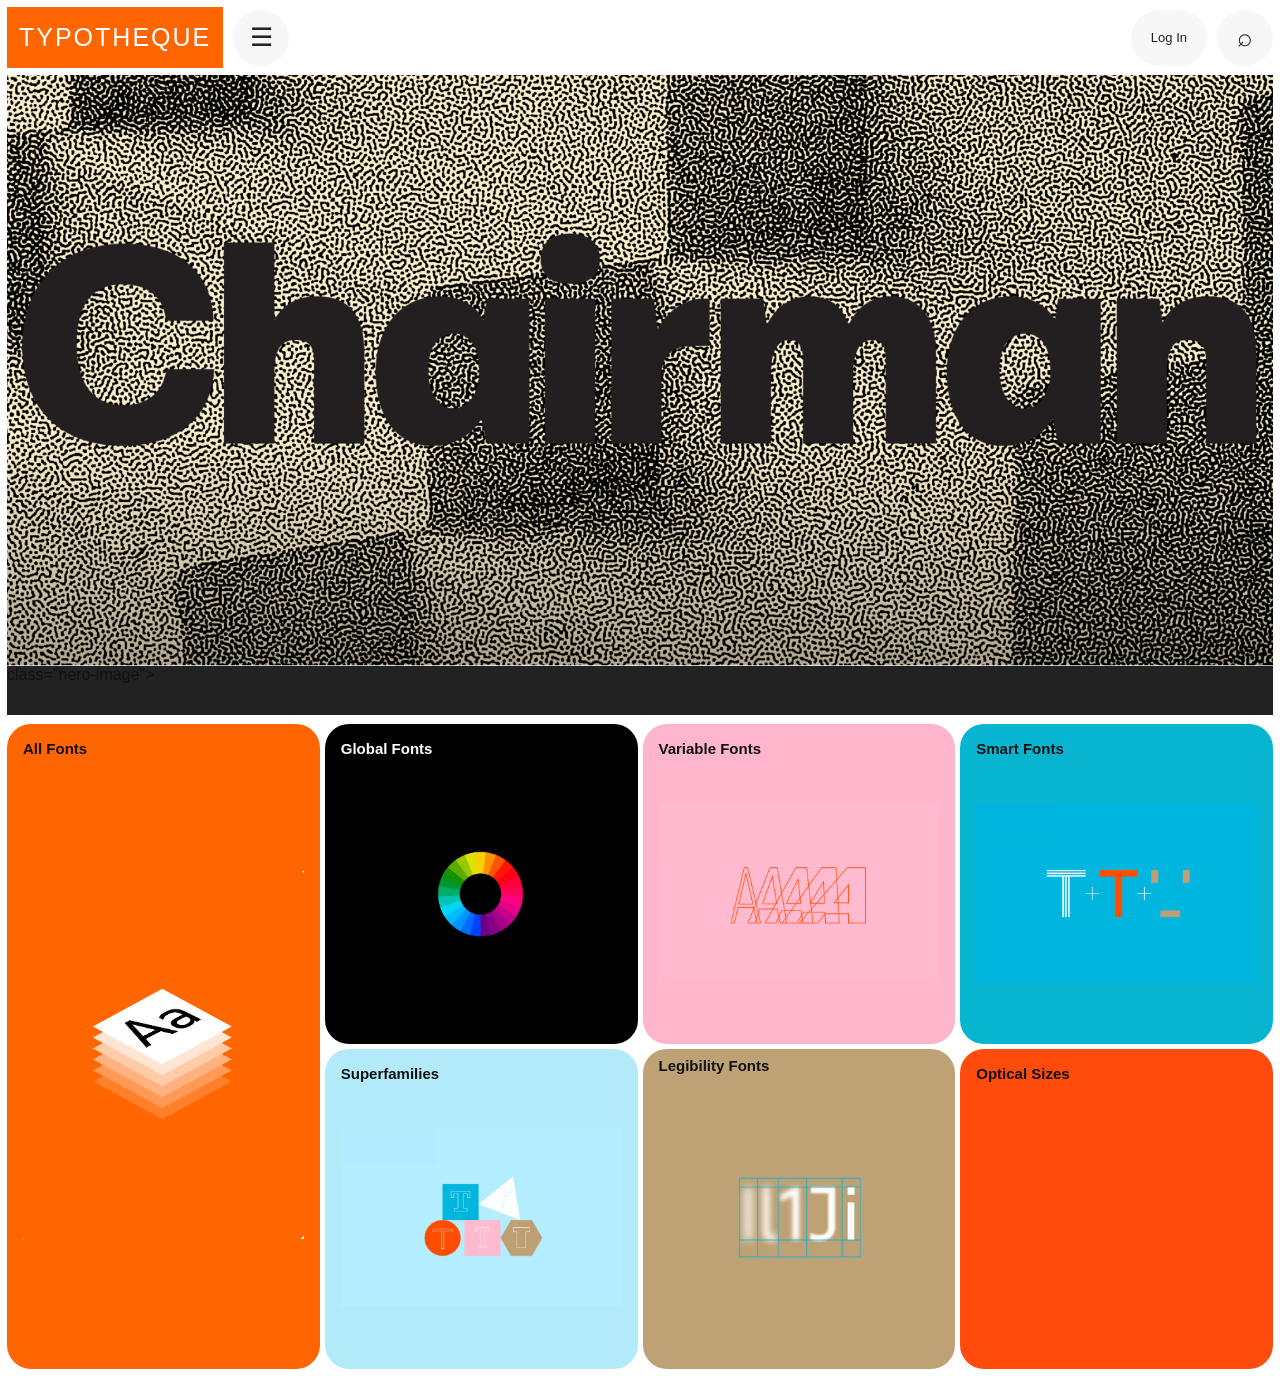
<file: index.html>
</html>

<!DOCTYPE html>
<html lang="nl">

<head>
    <meta charset="UTF-8">
    <meta name="viewport" content="width=device-width, initial-scale=1.0">

    <title>Typotheque - Chairman</title>

    <link rel="stylesheet" href="style.css">
</head>

<body>


    <header class="navbar">
        <a href="#" class="logo">TYPOTHEQUE</a>

        <button class="menu-button" aria-label="Menu">
            ☰
        </button>

        <div class="nav-right">
            <a href="#">Log In</a>
            <button class="search-button" aria-label="Zoeken">
                ⌕
            </button>
        </div>
    </header>



    <main>

        <section class="hero">
            <img src="chairman.png" alt="Chairman">class="hero-image">
        </section>



        <section class="font-grid">


            <article class="font-card all-fonts">
                <h2>All Fonts</h2>

                <img src="Oranje groot links.png" alt="Oranje afbeelding links">
            </article>



            <article class="font-card global-fonts">
                <h2>Global Fonts</h2>

               <img src="Zwart + regenboog copy.png" alt="Zwart met regenboog">
            </article>



            <article class="font-card variable-fonts">
                <h2>Variable Fonts</h2>

                <img src="Lichtroze AAAAA.png" alt="Lichtroze afbeelding">
            </article>


            <article class="font-card smart-fonts">
                <h2>Smart Fonts</h2>

               <img src="Blauwe TT.png" alt="Blauwe TT">
            </article>



            <article class="font-card superfamilies">
                <h2>Superfamilies</h2>

             <img src="Licht blauwe vormen.png" alt="Lichtblauwe vormen">
            </article>



            <article class="font-card legibility-fonts">
                <h2>Legibility Fonts</h2>

             <img src="Bruine 1Ji.png" alt="Bruine 1Ji">
            </article>



            <article class="font-card optical-sizes">
                <h2>Optical Sizes</h2>

                <img src="Oranje AAA de goede.png" alt="Oranje afbeelding">
            </article>

        </section>

    </main>

</body>

</html>
</file>
<file: style.css>
/* ALGEMENE INSTELLINGEN */
* {
    box-sizing: border-box;
}

body {
    margin: 0;
    padding: 0;
    font-family: Arial, Helvetica, sans-serif;
    background-color: white;
    color: #111;
}

img {
    max-width: 100%;
}



.navbar {
    width: 100%;
    min-height: 72px;
    padding: 7px;
    display: flex;
    align-items: center;
    gap: 10px;
    background-color: white;
}

.logo {
    display: inline-block;
    padding: 16px 12px;
    background-color: #ff6500;
    color: white;
    text-decoration: none;
    font-size: 25px;
    letter-spacing: 2px;
    white-space: nowrap;
}

.menu-button,
.search-button {
    border: none;
    border-radius: 50%;
    width: 56px;
    height: 56px;
    background-color: #f7f7f7;
    color: #222;
    font-size: 26px;
    cursor: pointer;
}

.nav-right {
    margin-left: auto;
    display: flex;
    align-items: center;
    gap: 10px;
}

.nav-right a {
    display: flex;
    align-items: center;
    justify-content: center;
    min-height: 56px;
    padding: 0 20px;
    border-radius: 30px;
    background-color: #f7f7f7;
    color: #222;
    text-decoration: none;
    font-size: 13px;
}



.hero {
    width: calc(100% - 14px);
    margin: 0 7px 9px;
    height: 640px;
    overflow: hidden;
    background-color: #222;
}

.hero-image {
    width: 100%;
    height: 100%;
    display: block;
    object-fit: cover;
    object-position: center;
}



.font-grid {
    display: grid;
    grid-template-columns: repeat(4, minmax(0, 1fr));
    grid-template-rows: repeat(2, 320px);
    gap: 5px;
    padding: 0 7px 7px;
}



.font-card {
    min-width: 0;
    min-height: 0;
    border-radius: 24px;
    padding: 16px;
    overflow: hidden;
    display: flex;
    flex-direction: column;
    align-items: center;
    justify-content: center;
}

.font-card h2 {
    align-self: flex-start;
    width: 100%;
    margin: 0;
    font-size: 15px;
    font-weight: 700;
}

.font-card img {
    display: block;
    width: 65%;
    height: 65%;
    margin: auto;
    object-fit: contain;
}



.all-fonts {
    grid-column: 1;
    grid-row: 1 / 3;
    background-color: #ff6500;
}

.all-fonts img {
    width: 100%;
    height: 90%;
}



.global-fonts {
    grid-column: 2;
    grid-row: 1;
    background-color: #000;
    color: white;
}

.global-fonts img {
    width: 100%;
    height: 100%;
}



.variable-fonts {
    grid-column: 3;
    grid-row: 1;
    background-color: #ffb5cc;
}

.variable-fonts img {
    width: 120%;
    height: 120%;
}



.smart-fonts {
    grid-column: 4;
    grid-row: 1;
    background-color: #08b5d1;
}

.smart-fonts img {
    width: 180%;
    height: 100%;
}


/* SUPERFAMILIES */
.superfamilies {
    grid-column: 2;
    grid-row: 2;
    background-color: #b3eafa;
}

.superfamilies img {
    width: 100%;
    height: 100%;
}


.legibility-fonts {
    grid-column: 3;
    grid-row: 2;
    background-color: #bea276;
}

.legibility-fonts img {
    width: 100%;
    min-height: 100%;
}



.optical-sizes {
    grid-column: 4;
    grid-row: 2;
    background-color: #ff4b0b;
}

.optical-sizes img {
    width: 0%;
    height: 100%;
}



@media (max-width: 900px) {
    .hero {
        height: 450px;
    }

    .font-grid {
        grid-template-columns: repeat(2, minmax(0, 1fr));
        grid-template-rows: repeat(4, 260px);
    }

    .all-fonts {
        grid-column: 1;
        grid-row: 1 / 3;
    }

    .global-fonts {
        grid-column: 2;
        grid-row: 1;
    }

    .variable-fonts {
        grid-column: 2;
        grid-row: 2;
    }

    .smart-fonts {
        grid-column: 1;
        grid-row: 3;
    }

    .superfamilies {
        grid-column: 2;
        grid-row: 3;
    }

    .legibility-fonts {
        grid-column: 1;
        grid-row: 4;
    }

    .optical-sizes {
        grid-column: 2;
        grid-row: 4;
    }
}



@media (max-width: 550px) {
    .navbar {
        min-height: 58px;
        gap: 5px;
    }

    .logo {
        font-size: 17px;
        padding: 15px 8px;
        letter-spacing: 1px;
    }

    .menu-button,
    .search-button {
        width: 42px;
        height: 42px;
        font-size: 21px;
    }

    .nav-right {
        gap: 5px;
    }

    .nav-right a {
        min-height: 42px;
        padding: 0 10px;
        font-size: 11px;
    }

    .hero {
        height: 300px;
    }

    .font-grid {
        grid-template-columns: 1fr 1fr;
        grid-template-rows: repeat(4, 190px);
        gap: 5px;
        padding: 0 5px 5px;
    }

    .font-card {
        border-radius: 15px;
        padding: 10px;
    }

    .font-card h2 {
        font-size: 12px;
    }

    .font-card img {
        max-height: 75%;
    }
}
</file>
